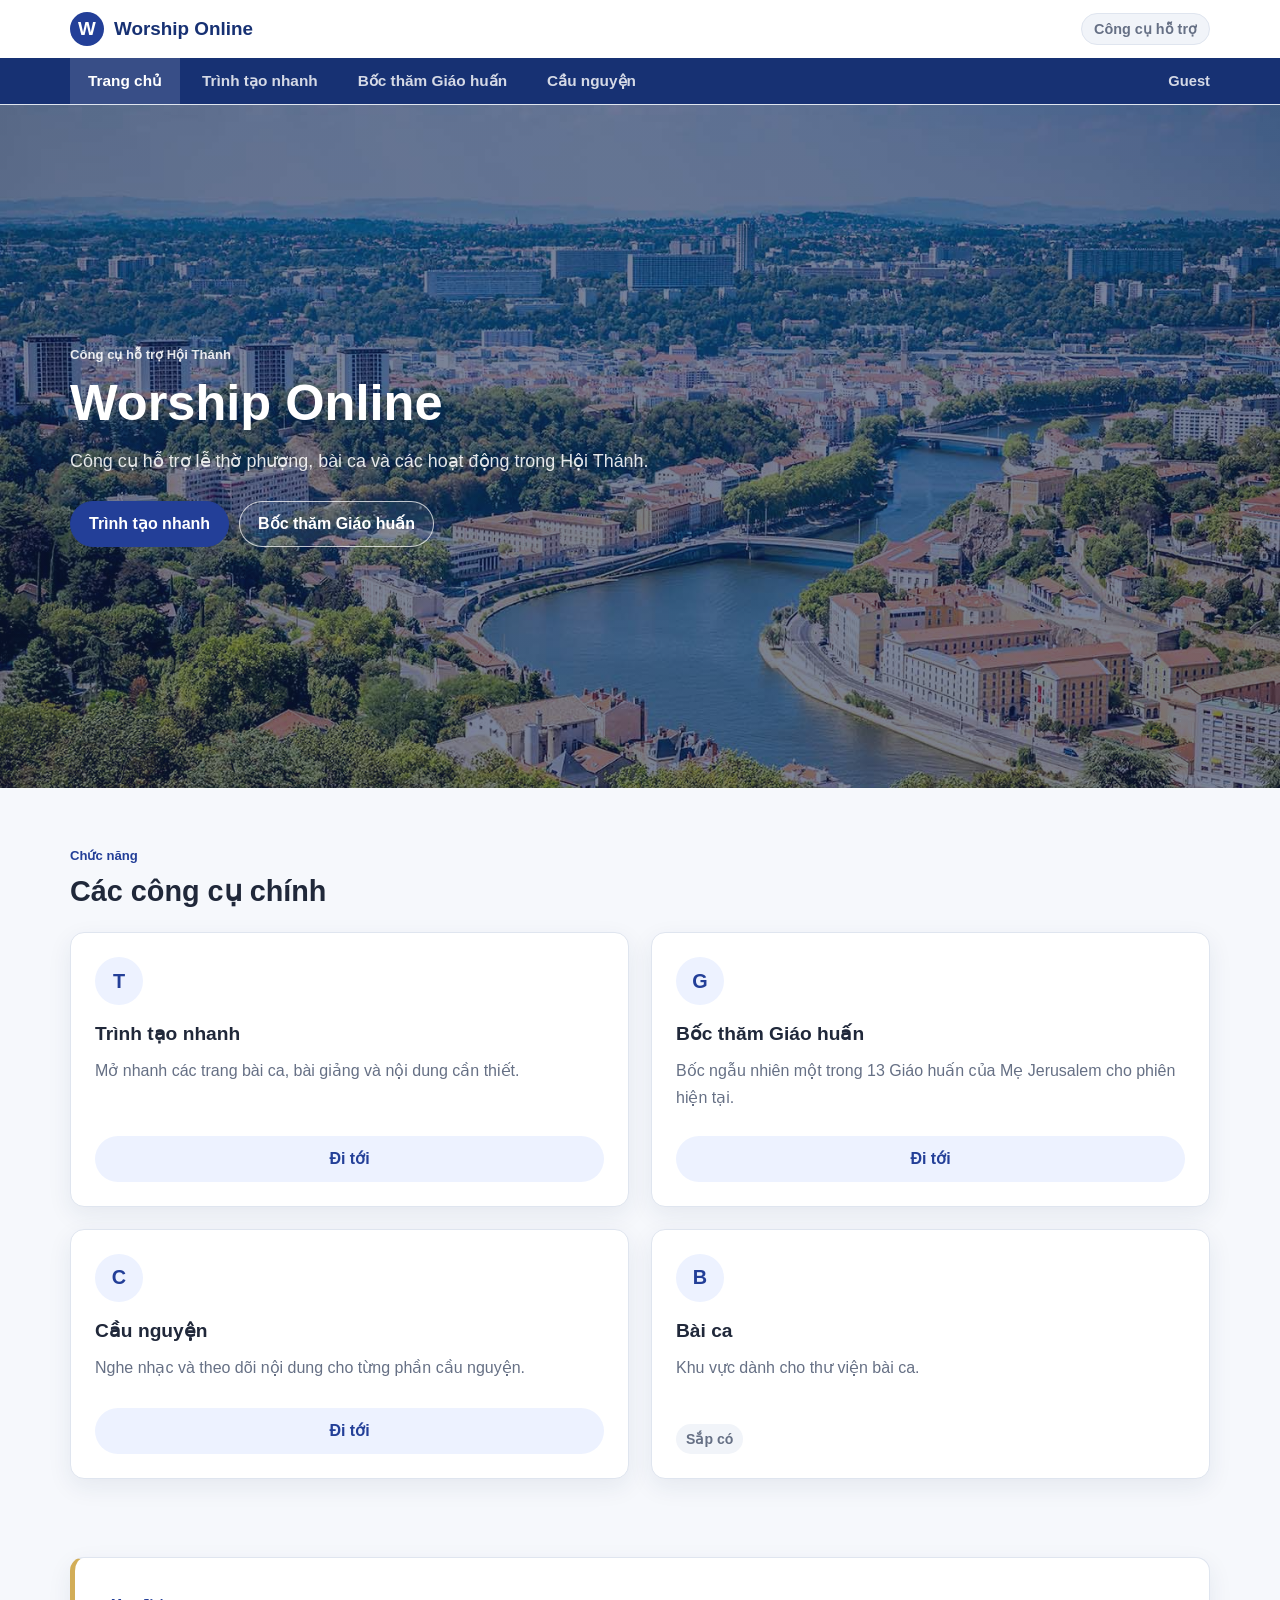
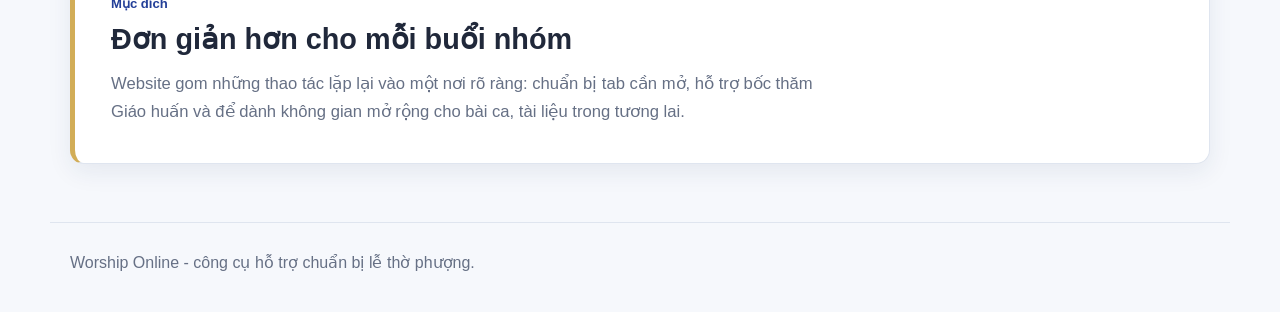
<file: docs/index.html>
<!DOCTYPE html>
<html lang="vi">
<head>
  <meta charset="UTF-8">
  <meta name="viewport" content="width=device-width, initial-scale=1.0">
  <title>Worship Online</title>
  <link rel="icon" type="image/svg+xml" href="./assets/icons/favicon.svg?v=3">
  <link rel="stylesheet" href="./css/global.css">
</head>
<body data-page="index" data-path-base=".">
  <main class="page">
    <section class="panel">
      <p class="eyebrow">Đang điều hướng</p>
      <h1>Worship Online</h1>
      <p class="lead">Vui lòng chờ trong giây lát...</p>
    </section>
  </main>

  <script src="./js/config.js"></script>
  <script src="./js/api.js"></script>
  <script src="./js/auth.js"></script>
  <script src="./js/route-guard.js"></script>
</body>
</html>
</file>
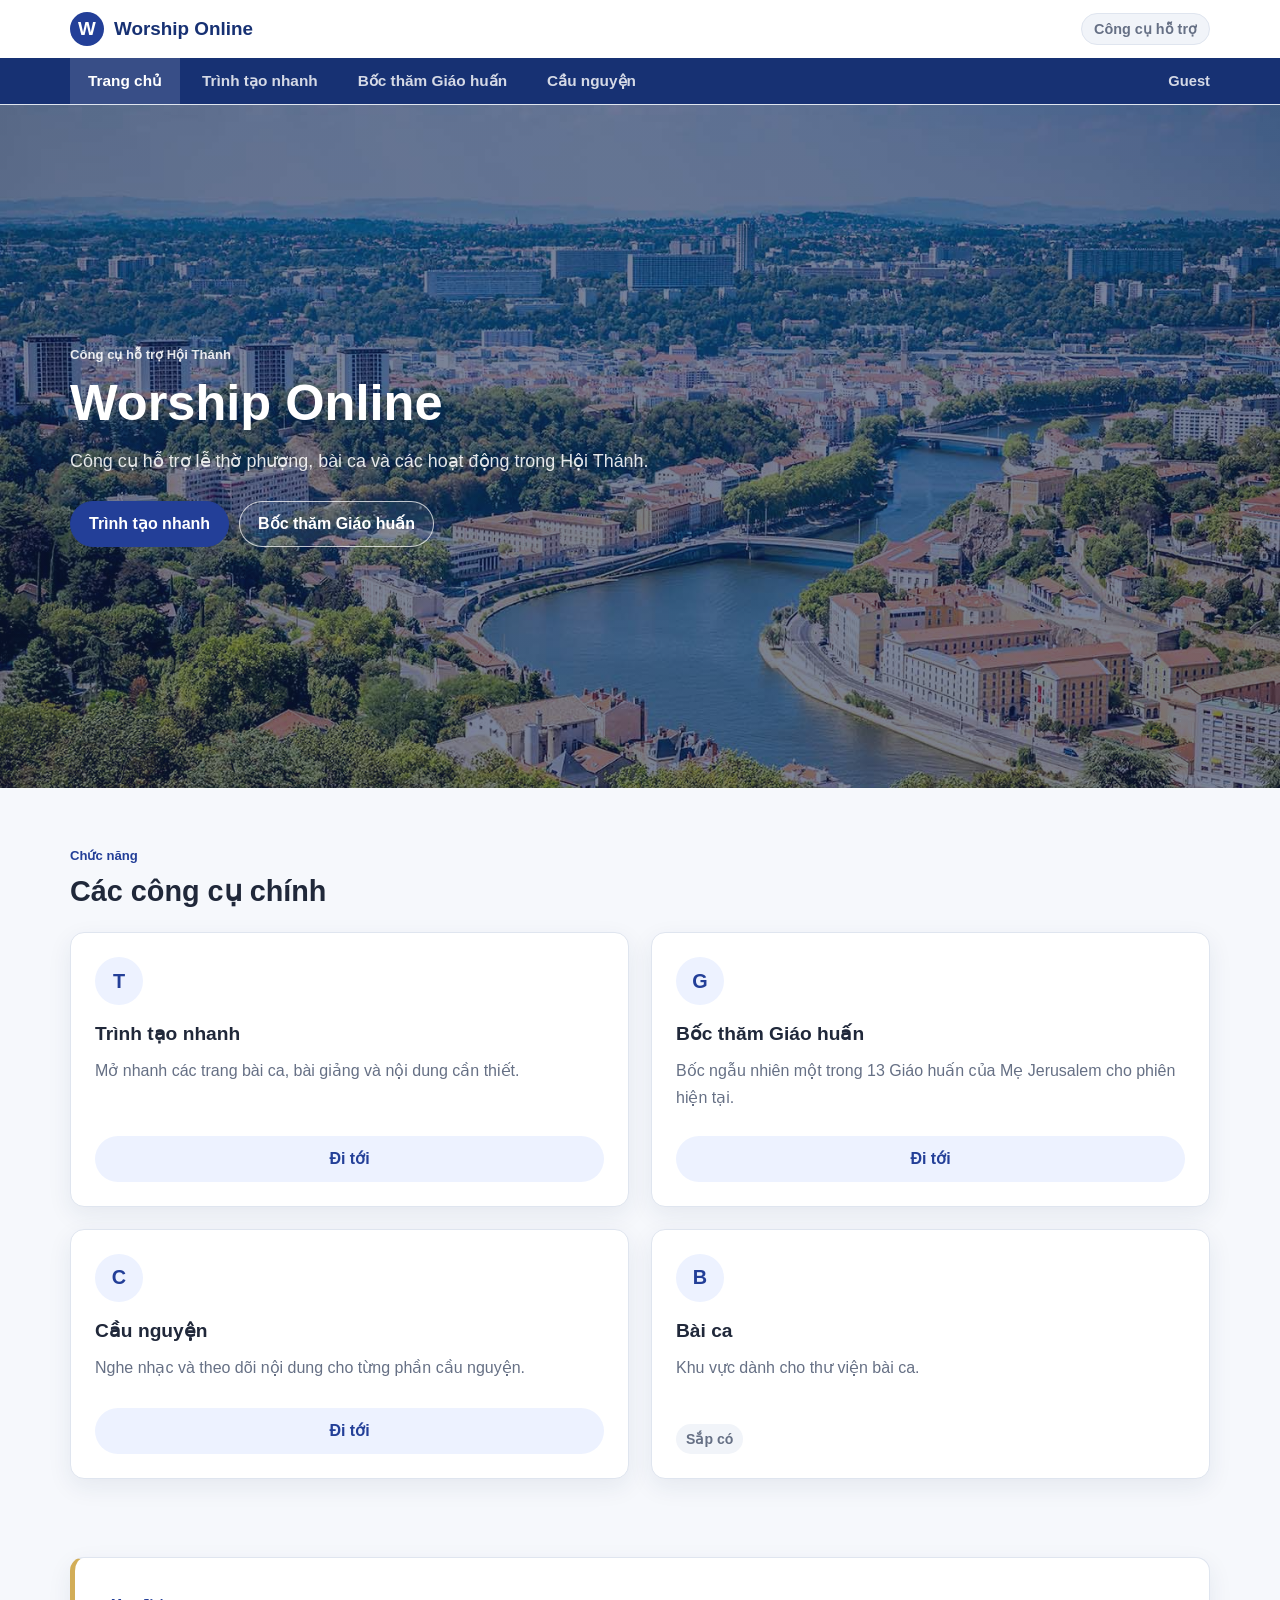
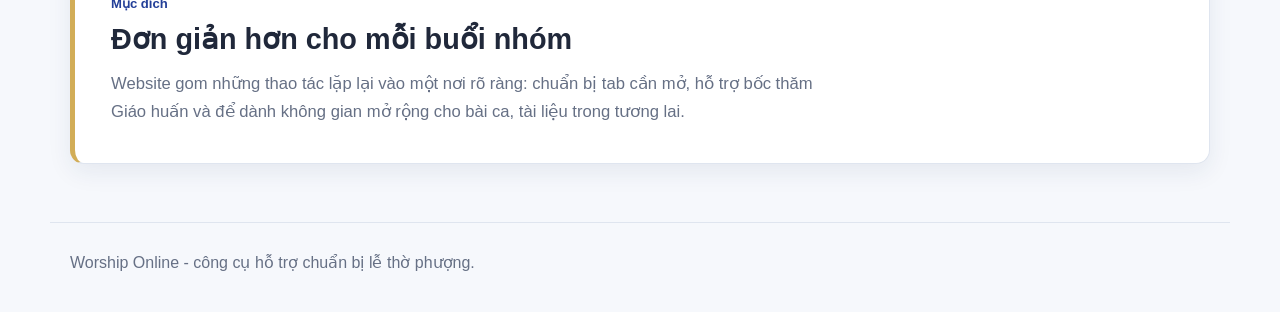
<file: docs/home.html>
<!DOCTYPE html>
<html lang="vi">
<head>
  <meta charset="UTF-8">
  <meta name="viewport" content="width=device-width, initial-scale=1.0">
  <title>Trang chủ - Worship Online</title>
  <link rel="icon" type="image/svg+xml" href="./assets/icons/favicon.svg?v=3">
  <link rel="stylesheet" href="./css/global.css">
  <link rel="stylesheet" href="./css/home.css">
</head>
<body data-page="home" data-path-base=".">
  <header class="site-header">
    <div class="header-top">
      <div class="nav-inner">
        <a class="brand" href="./home.html">
          <span class="brand-mark">W</span>
          <span data-site-name>Worship Online</span>
        </a>
        <span class="header-label">Công cụ hỗ trợ</span>
        <button class="nav-toggle" type="button" aria-label="Mở menu" aria-expanded="false" data-nav-toggle>
          <span class="nav-toggle-lines"></span>
        </button>
      </div>
    </div>
    <nav class="nav-bar" aria-label="Điều hướng chính">
      <div class="nav-inner">
        <div class="nav-links" data-nav-links>
          <a class="nav-link" href="./home.html" data-nav-page="home">Trang chủ</a>
          <a class="nav-link" href="./tab-generator.html" data-nav-page="tab-generator">Trình tạo nhanh</a>
          <a class="nav-link" href="./lucky-wheel.html" data-nav-page="lucky-wheel">Bốc thăm Giáo huấn</a>
          <a class="nav-link" href="./prayer.html" data-nav-page="prayer">Cầu nguyện</a>
        </div>
        <div class="nav-meta">
          <span class="nav-user" data-user-name></span>
          <button class="nav-logout" type="button" data-logout>Đăng xuất</button>
        </div>
      </div>
    </nav>
  </header>

  <main>
    <section class="home-hero" id="homeHero">
      <div class="home-hero-inner">
        <div class="home-copy">
          <p class="eyebrow">Công cụ hỗ trợ Hội Thánh</p>
          <h1 data-site-name>Worship Online</h1>
          <p class="lead">
            Công cụ hỗ trợ lễ thờ phượng, bài ca và các hoạt động trong Hội Thánh.
          </p>
          <p class="home-maintenance" id="homeMaintenanceNotice" hidden>Hệ thống đang ở chế độ bảo trì. Một số chức năng có thể tạm thời không khả dụng.</p>
          <div class="button-row mt-lg">
            <a class="button" href="./tab-generator.html">Trình tạo nhanh</a>
            <a class="button secondary" href="./lucky-wheel.html">Bốc thăm Giáo huấn</a>
          </div>
        </div>
      </div>
    </section>

    <section class="page home-section" aria-label="Các công cụ chính">
      <div class="section-heading">
        <p class="eyebrow">Chức năng</p>
        <h2>Các công cụ chính</h2>
      </div>
      <div class="grid grid-3 feature-grid">
        <a class="card feature-card" href="./tab-generator.html">
          <div>
            <span class="feature-icon">T</span>
            <h3>Trình tạo nhanh</h3>
            <p>Mở nhanh các trang bài ca, bài giảng và nội dung cần thiết.</p>
          </div>
          <span class="button ghost">Đi tới</span>
        </a>

        <a class="card feature-card" href="./lucky-wheel.html">
          <div>
            <span class="feature-icon">G</span>
            <h3>Bốc thăm Giáo huấn</h3>
            <p>Bốc ngẫu nhiên một trong 13 Giáo huấn của Mẹ Jerusalem cho phiên hiện tại.</p>
          </div>
          <span class="button ghost">Đi tới</span>
        </a>

        <a class="card feature-card" href="./prayer.html">
          <div>
            <span class="feature-icon">C</span>
            <h3>Cầu nguyện</h3>
            <p>Nghe nhạc và theo dõi nội dung cho từng phần cầu nguyện.</p>
          </div>
          <span class="button ghost">Đi tới</span>
        </a>

        <article class="card feature-card" aria-disabled="true">
          <div>
            <span class="feature-icon">B</span>
            <h3>Bài ca</h3>
            <p>Khu vực dành cho thư viện bài ca.</p>
          </div>
          <span class="feature-status">Sắp có</span>
        </article>
      </div>
    </section>

    <section class="page home-section">
      <div class="panel purpose-panel">
        <p class="eyebrow">Mục đích</p>
        <h2>Đơn giản hơn cho mỗi buổi nhóm</h2>
        <p class="lead">
          Website gom những thao tác lặp lại vào một nơi rõ ràng: chuẩn bị tab cần mở, hỗ trợ bốc thăm Giáo huấn và để dành không gian mở rộng cho bài ca, tài liệu trong tương lai.
        </p>
      </div>
    </section>
  </main>

  <footer class="site-footer">
    Worship Online - công cụ hỗ trợ chuẩn bị lễ thờ phượng.
  </footer>

  <script src="./js/config.js"></script>
  <script src="./js/api.js"></script>
  <script src="./js/auth.js"></script>
  <script src="./js/route-guard.js"></script>
  <script src="./js/navigation.js"></script>
  <script src="./js/home.js"></script>
</body>
</html>
</file>
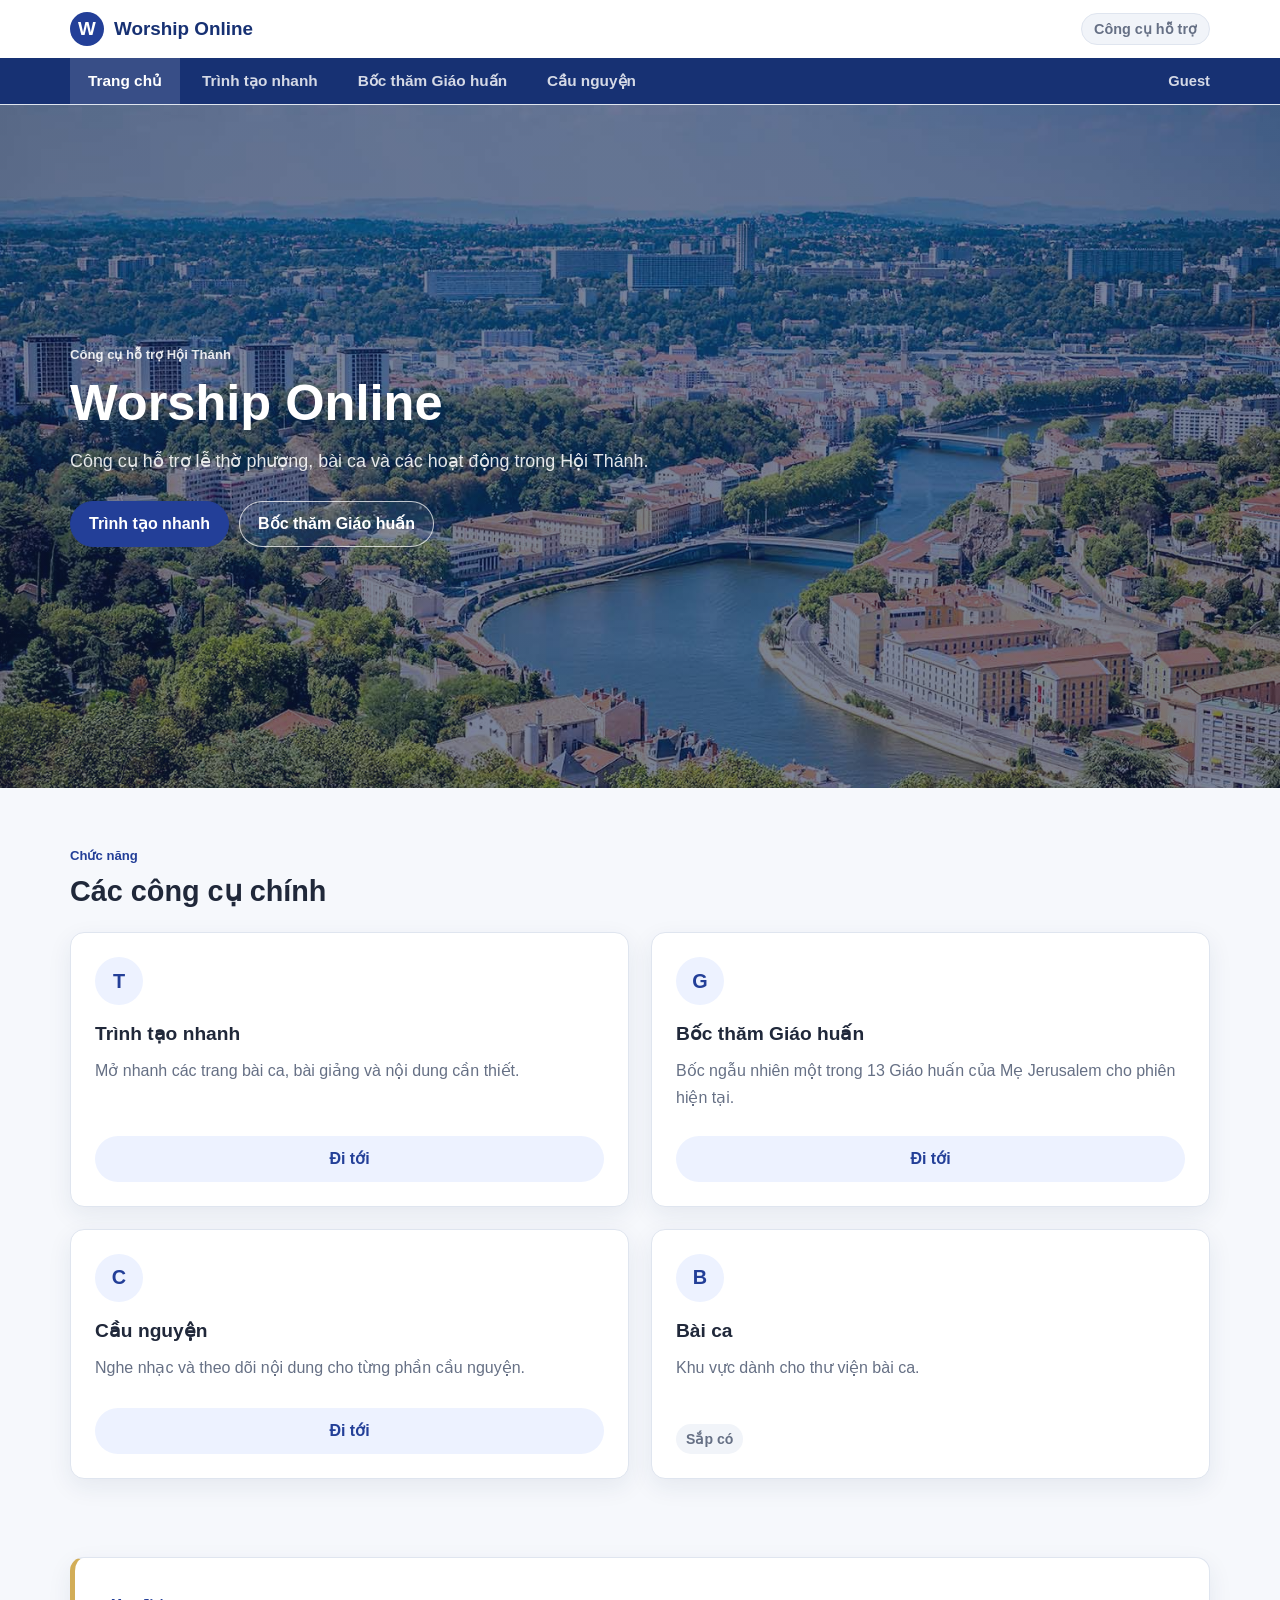
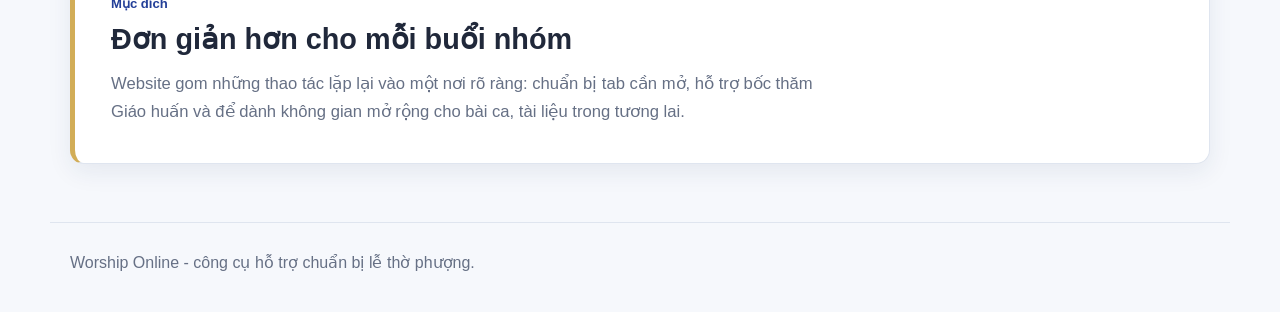
<file: docs/login.html>
<!DOCTYPE html>
<html lang="vi">
<head>
  <meta charset="UTF-8">
  <meta name="viewport" content="width=device-width, initial-scale=1.0">
  <title>Đăng nhập - Worship Online</title>
  <link rel="icon" type="image/svg+xml" href="./assets/icons/favicon.svg?v=3">
  <link rel="stylesheet" href="./css/global.css">
  <link rel="stylesheet" href="./css/login.css">
</head>
<body data-page="login" data-path-base=".">
  <main class="login-page" id="loginPage">
    <section class="login-card">
      <p class="eyebrow">Đăng nhập</p>
      <h1 id="siteName">Worship Online</h1>
      <p class="lead">Sử dụng tài khoản được cấp để truy cập công cụ.</p>
      <div class="maintenance-box" id="maintenanceBox">Hệ thống đang bảo trì. Vui lòng thử lại sau.</div>
      <form class="login-form" id="loginForm">
        <div class="field">
          <label for="userId">ID</label>
          <input id="userId" name="userId" autocomplete="username" required>
        </div>
        <div class="field">
          <label for="password">Mật khẩu</label>
          <div class="password-row">
            <input id="password" name="password" type="password" autocomplete="current-password" required>
            <button class="button secondary" type="button" id="togglePasswordButton">Hiện</button>
          </div>
        </div>
        <label class="remember-row" for="rememberLogin">
          <input id="rememberLogin" name="rememberLogin" type="checkbox">
          <span>Ghi nhớ đăng nhập</span>
        </label>
        <div class="login-error" id="loginError"></div>
        <button class="button" type="submit" id="loginButton">Đăng nhập</button>
      </form>
    </section>
  </main>

  <script src="./js/config.js"></script>
  <script src="./js/api.js"></script>
  <script src="./js/auth.js"></script>
  <script src="./js/login.js"></script>
</body>
</html>
</file>
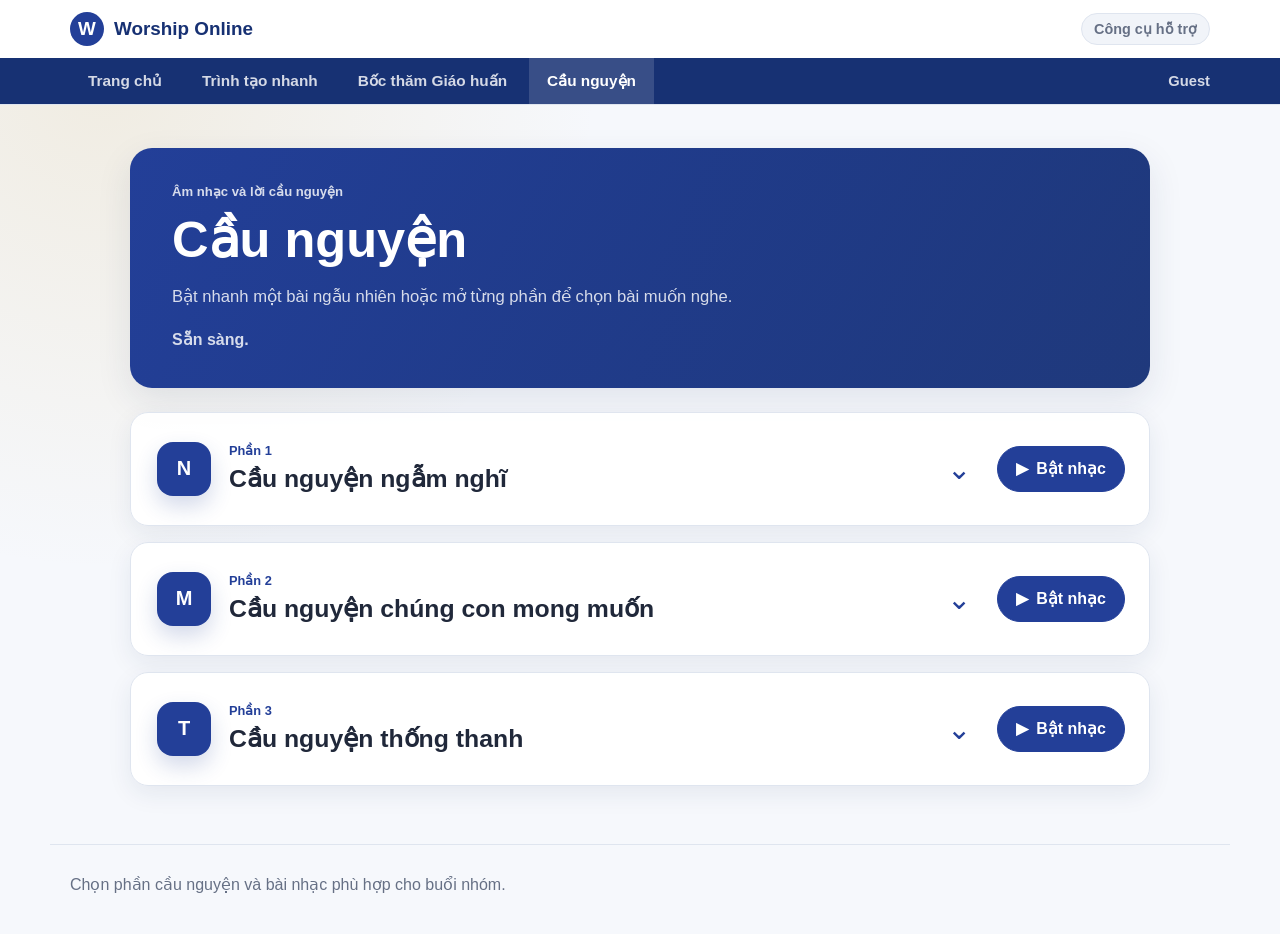
<file: docs/prayer.html>
<!DOCTYPE html>
<html lang="vi">
<head>
  <meta charset="UTF-8">
  <meta name="viewport" content="width=device-width, initial-scale=1.0">
  <title>Cầu nguyện - Worship Online</title>
  <link rel="icon" type="image/svg+xml" href="./assets/icons/favicon.svg?v=3">
  <link rel="stylesheet" href="./css/global.css">
  <link rel="stylesheet" href="./css/prayer.css?v=20260914-2">
</head>
<body data-page="prayer" data-path-base="." class="prayer-page">
  <header class="site-header">
    <div class="header-top">
      <div class="nav-inner">
        <a class="brand" href="./home.html">
          <span class="brand-mark">W</span>
          <span>Worship Online</span>
        </a>
        <span class="header-label">Công cụ hỗ trợ</span>
        <button class="nav-toggle" type="button" aria-label="Mở menu" aria-expanded="false" data-nav-toggle>
          <span class="nav-toggle-lines"></span>
        </button>
      </div>
    </div>
    <nav class="nav-bar" aria-label="Điều hướng chính">
      <div class="nav-inner">
        <div class="nav-links" data-nav-links>
          <a class="nav-link" href="./home.html" data-nav-page="home">Trang chủ</a>
          <a class="nav-link" href="./tab-generator.html" data-nav-page="tab-generator">Trình tạo nhanh</a>
          <a class="nav-link" href="./lucky-wheel.html" data-nav-page="lucky-wheel">Bốc thăm Giáo huấn</a>
          <a class="nav-link" href="./prayer.html" data-nav-page="prayer">Cầu nguyện</a>
        </div>
        <div class="nav-meta">
          <span class="nav-user" data-user-name></span>
          <button class="nav-logout" type="button" data-logout>Đăng xuất</button>
        </div>
      </div>
    </nav>
  </header>

  <main class="page prayer-main">
    <section class="page-banner prayer-banner">
      <p class="eyebrow">Âm nhạc và lời cầu nguyện</p>
      <h1>Cầu nguyện</h1>
      <p class="lead">Bật nhanh một bài ngẫu nhiên hoặc mở từng phần để chọn bài muốn nghe.</p>
      <p class="prayer-status" id="prayerStatus" aria-live="polite">Sẵn sàng.</p>
    </section>

    <section class="prayer-list" aria-label="Các phần cầu nguyện">
      <article class="prayer-card" data-prayer-card="reflection">
        <div class="prayer-card-row">
          <button class="prayer-toggle" type="button" aria-expanded="false" aria-controls="reflectionDetails" data-prayer-toggle="reflection">
            <span class="prayer-mark" aria-hidden="true">N</span>
            <span class="prayer-heading">
              <span class="prayer-kicker">Phần 1</span>
              <strong>Cầu nguyện ngẫm nghĩ</strong>
            </span>
            <span class="prayer-chevron" aria-hidden="true">⌄</span>
          </button>
          <button class="button prayer-random-button" type="button" data-random-play="reflection">
            <span aria-hidden="true">▶</span>
            Bật nhạc
          </button>
        </div>
        <div class="prayer-details" id="reflectionDetails" hidden>
          <div class="prayer-details-heading">
            <h2>Danh sách bài nhạc</h2>
            <p>Chọn trực tiếp bài bạn muốn nghe.</p>
          </div>
          <div class="prayer-track-list" data-track-list="reflection"></div>
        </div>
      </article>

      <article class="prayer-card" data-prayer-card="our-wishes">
        <div class="prayer-card-row">
          <button class="prayer-toggle" type="button" aria-expanded="false" aria-controls="ourWishesDetails" data-prayer-toggle="our-wishes">
            <span class="prayer-mark" aria-hidden="true">M</span>
            <span class="prayer-heading">
              <span class="prayer-kicker">Phần 2</span>
              <strong>Cầu nguyện chúng con mong muốn</strong>
            </span>
            <span class="prayer-chevron" aria-hidden="true">⌄</span>
          </button>
          <button class="button prayer-random-button" type="button" data-random-play="our-wishes">
            <span aria-hidden="true">▶</span>
            Bật nhạc
          </button>
        </div>
        <div class="prayer-details" id="ourWishesDetails" hidden>
          <div class="prayer-details-heading">
            <h2>Nhạc và lời cầu nguyện</h2>
            <p>Bạn có thể vừa nghe vừa theo dõi lời bên dưới.</p>
          </div>
          <div class="prayer-track-list" data-track-list="our-wishes"></div>

          <article class="prayer-reading" aria-labelledby="ourWishesReadingTitle">
            <header class="prayer-reading-header">
              <div class="prayer-reading-heading">
                <p>U ri ê đan ha nun ki đô</p>
                <h2 id="ourWishesReadingTitle">Cầu nguyện chúng con mong muốn</h2>
              </div>
              <button class="prayer-reading-expand" type="button" id="openPrayerReadingModal" aria-label="Phóng to lời cầu nguyện">
                <span aria-hidden="true">⛶</span>
                <span>Phóng to</span>
              </button>
            </header>
            <div class="prayer-verses">
              <p><strong>Ha-nu-rê kê-sin/A-bo-chi/An Xang Hông Nhìm</strong><span>Lạy thưa Cha Đấng An Xang Hông ngự trên trời!</span></p>
              <p><strong>A-bo-chi-kê-so/Kang-nhim-ha-sil na-run/<br>Im-bắc-ha-yot-sa-ô-na</strong><span>Dù ngày Cha giáng lâm thật sắp kíp,</span></p>
              <p><strong>U-ri-dư-run A-mu chun-bi-dô/Op-xa-ô-nhi</strong><span>nhưng chúng con vẫn chưa có sự chuẩn bị gì cả.</span></p>
              <p><strong>A-bo-chi-yô U-ri-rưl/Bul-xang-hi/Yo-ki-si-kô</strong><span>Vậy, thưa Cha! Xin hãy thương xót chúng con,</span></p>
              <p><strong>A-bo-chi-ê Xơng-nhông-u-rô mal-mi-a-ma<br>U-ri-rưl Ko-dưp-na-kê ha-sa</strong><span>và hầu cho chúng con được sanh lại mới<br>bởi Thánh Linh của Cha,</span></p>
              <p><strong>A-bo-chi Kang-nhim-ha-sil Na-rê Bu-chôc-ha-mi op-xi</strong><span>để hầu cho chúng con đón tiếp được Cha không thiếu thốn gì</span></p>
              <p><strong>Yơng-chop-ha-kê ha-yo'chu-ôp-sô-so.</strong><span>trong ngày Cha giáng lâm.</span></p>
              <p><strong>Kư ri su đô An Xang Hông Nhìm I-rư-mư-rô</strong><span>Nhân danh Đấng Christ An Xang Hông</span></p>
              <p><strong>Kan-ku-ha-ôp-na-i-da. Amen!</strong><span>chúng con cầu khẩn. Amen!</span></p>
            </div>
          </article>
        </div>
      </article>

      <article class="prayer-card" data-prayer-card="united">
        <div class="prayer-card-row">
          <button class="prayer-toggle" type="button" aria-expanded="false" aria-controls="unitedDetails" data-prayer-toggle="united">
            <span class="prayer-mark" aria-hidden="true">T</span>
            <span class="prayer-heading">
              <span class="prayer-kicker">Phần 3</span>
              <strong>Cầu nguyện thống thanh</strong>
            </span>
            <span class="prayer-chevron" aria-hidden="true">⌄</span>
          </button>
          <button class="button prayer-random-button" type="button" data-random-play="united">
            <span aria-hidden="true">▶</span>
            Bật nhạc
          </button>
        </div>
        <div class="prayer-details" id="unitedDetails" hidden>
          <div class="prayer-details-heading">
            <h2>Danh sách bài nhạc</h2>
            <p>Chọn trực tiếp bài bạn muốn nghe.</p>
          </div>
          <div class="prayer-track-list" data-track-list="united"></div>
        </div>
      </article>
    </section>
  </main>

  <div class="prayer-reading-modal-overlay" id="prayerReadingModalOverlay" hidden>
    <section class="prayer-reading-modal" id="prayerReadingModal" role="dialog" aria-modal="true" aria-labelledby="prayerReadingModalTitle" tabindex="-1">
      <header class="prayer-modal-toolbar">
        <div>
          <p>U ri ê đan ha nun ki đô</p>
          <h2 id="prayerReadingModalTitle">Cầu nguyện chúng con mong muốn</h2>
        </div>
        <div class="prayer-modal-actions">
          <button class="prayer-layout-toggle" type="button" id="prayerLayoutToggle" aria-pressed="false">
            <span aria-hidden="true">▥</span>
            <span data-layout-label>Chia 2 cột</span>
          </button>
          <button class="prayer-modal-close" type="button" id="closePrayerReadingModal" aria-label="Đóng phần phóng to">×</button>
        </div>
      </header>
      <div class="prayer-modal-document">
        <div class="prayer-modal-verses" id="prayerModalVerses"></div>
      </div>
    </section>
  </div>

  <section class="audio-dock" id="audioDock" aria-label="Trình phát nhạc" hidden>
    <div class="audio-dock-copy">
      <span class="audio-dock-label" id="audioSectionText">Đang phát</span>
      <strong id="audioTitleText">Chưa chọn bài</strong>
    </div>
    <audio id="prayerAudio" controls preload="metadata"></audio>
    <button class="audio-dock-close" type="button" id="audioDockClose" aria-label="Đóng trình phát">×</button>
  </section>

  <footer class="site-footer">
    Chọn phần cầu nguyện và bài nhạc phù hợp cho buổi nhóm.
  </footer>

  <script src="./js/config.js"></script>
  <script src="./js/api.js"></script>
  <script src="./js/auth.js"></script>
  <script src="./js/route-guard.js"></script>
  <script src="./js/navigation.js"></script>
  <script src="./js/prayer-data.js?v=20260915-1"></script>
  <script src="./js/prayer.js?v=20260915-1"></script>
</body>
</html>
</file>
<file: docs/css/global.css>
:root {
  --color-primary: #233f98;
  --color-primary-dark: #173173;
  --color-primary-soft: #edf2ff;
  --color-background: #f6f8fc;
  --color-surface: #ffffff;
  --color-surface-muted: #f1f4f9;
  --color-text: #20283a;
  --color-text-muted: #667085;
  --color-border: #dfe5ef;
  --color-accent: #d2ad57;
  --color-white: #ffffff;
  --color-danger: #c83d3d;
  --color-success: #2d7a4b;
  --radius-sm: 8px;
  --radius-md: 14px;
  --radius-lg: 22px;
  --shadow-soft: 0 12px 35px rgba(31, 49, 91, 0.1);
  --shadow-card: 0 8px 24px rgba(31, 49, 91, 0.08);
  --container-width: 1180px;
}

* {
  box-sizing: border-box;
}

html {
  scroll-behavior: smooth;
}

body {
  margin: 0;
  min-width: 0;
  min-height: 100vh;
  overflow-x: hidden;
  color: var(--color-text);
  font-family: Inter, "Noto Sans", "Segoe UI", Arial, sans-serif;
  background: var(--color-background);
}

a {
  color: inherit;
}

button,
input,
select,
textarea {
  font: inherit;
}

button {
  border: 0;
}

.container,
.nav-inner,
.page,
.site-footer {
  width: min(100%, var(--container-width));
  margin-inline: auto;
  padding-inline: 20px;
}

.site-header {
  position: sticky;
  top: 0;
  z-index: 30;
  background: var(--color-white);
  box-shadow: 0 1px 0 var(--color-border);
}

.header-top {
  background: var(--color-white);
}

.header-top .nav-inner {
  display: flex;
  align-items: center;
  justify-content: space-between;
  min-height: 58px;
  gap: 18px;
}

.brand {
  display: inline-flex;
  align-items: center;
  gap: 10px;
  color: var(--color-primary-dark);
  text-decoration: none;
  font-size: 1.18rem;
  font-weight: 800;
}

.brand-mark {
  display: inline-grid;
  place-items: center;
  width: 34px;
  height: 34px;
  border-radius: 50%;
  background: var(--color-primary);
  color: var(--color-white);
  font-weight: 900;
}

.header-label {
  display: inline-flex;
  align-items: center;
  min-height: 32px;
  padding: 6px 12px;
  border: 1px solid var(--color-border);
  border-radius: 999px;
  background: var(--color-surface-muted);
  color: var(--color-text-muted);
  font-size: 0.9rem;
  font-weight: 700;
}

.nav-toggle {
  display: none;
  width: 42px;
  height: 42px;
  border-radius: 50%;
  border: 1px solid var(--color-border);
  background: var(--color-white);
  color: var(--color-primary-dark);
  cursor: pointer;
}

.nav-toggle-lines,
.nav-toggle-lines::before,
.nav-toggle-lines::after {
  display: block;
  width: 19px;
  height: 2px;
  margin: 0 auto;
  border-radius: 999px;
  background: currentColor;
  content: "";
}

.nav-toggle-lines::before {
  transform: translateY(-6px);
}

.nav-toggle-lines::after {
  transform: translateY(4px);
}

.nav-bar {
  background: var(--color-primary-dark);
}

.nav-bar .nav-inner {
  display: flex;
  align-items: center;
  min-height: 46px;
}

.nav-links {
  display: flex;
  align-items: center;
  gap: 4px;
}

.nav-meta {
  margin-left: auto;
  display: flex;
  align-items: center;
  gap: 10px;
  color: rgba(255, 255, 255, 0.82);
  font-size: 0.92rem;
}

.nav-user {
  font-weight: 800;
}

.nav-logout {
  min-height: 34px;
  padding: 7px 12px;
  border-radius: 999px;
  border: 1px solid rgba(255, 255, 255, 0.35);
  background: rgba(255, 255, 255, 0.08);
  color: var(--color-white);
  cursor: pointer;
}

.nav-link {
  display: inline-flex;
  align-items: center;
  min-height: 46px;
  padding: 0 18px;
  color: rgba(255, 255, 255, 0.82);
  text-decoration: none;
  font-size: 0.96rem;
  font-weight: 700;
  transition: background-color 160ms ease, color 160ms ease;
}

.nav-link:hover,
.nav-link.is-active {
  background: rgba(255, 255, 255, 0.14);
  color: var(--color-white);
}

.page {
  padding-block: 44px 58px;
}

.page-header,
.page-banner {
  margin-bottom: 28px;
}

.page-banner {
  padding: 42px;
  border-radius: var(--radius-lg);
  background:
    linear-gradient(120deg, rgba(35, 63, 152, 0.95), rgba(23, 49, 115, 0.88)),
    linear-gradient(135deg, #1f3f98, #5a73bb);
  color: var(--color-white);
  box-shadow: var(--shadow-soft);
}

.page-banner .eyebrow,
.page-banner .lead {
  color: rgba(255, 255, 255, 0.82);
}

.eyebrow {
  display: inline-flex;
  margin: 0 0 12px;
  color: var(--color-primary);
  font-size: 0.82rem;
  font-weight: 800;
  letter-spacing: 0;
}

h1,
h2,
h3 {
  margin: 0;
  line-height: 1.15;
  font-weight: 800;
}

h1 {
  max-width: 760px;
  font-size: clamp(2.2rem, 2.7vw + 1rem, 4rem);
}

h2 {
  font-size: clamp(1.45rem, 1vw + 1rem, 2rem);
}

h3 {
  font-size: 1.2rem;
}

.lead {
  max-width: 720px;
  margin: 14px 0 0;
  color: var(--color-text-muted);
  font-size: 1.04rem;
  line-height: 1.72;
}

.stack {
  display: grid;
  gap: 18px;
}

.grid {
  display: grid;
  gap: 22px;
}

.grid-3 {
  grid-template-columns: repeat(3, minmax(0, 1fr));
}

.panel,
.card {
  border: 1px solid var(--color-border);
  border-radius: var(--radius-md);
  background: var(--color-surface);
  box-shadow: var(--shadow-card);
}

.panel {
  padding: 24px;
}

.card {
  padding: 24px;
  transition: transform 180ms ease, box-shadow 180ms ease, border-color 180ms ease;
}

.card:hover {
  transform: translateY(-3px);
  border-color: rgba(35, 63, 152, 0.28);
  box-shadow: var(--shadow-soft);
}

.button,
button.button {
  display: inline-flex;
  align-items: center;
  justify-content: center;
  min-height: 46px;
  gap: 8px;
  padding: 12px 18px;
  border-radius: 999px;
  border: 1px solid var(--color-primary);
  background: var(--color-primary);
  color: var(--color-white);
  text-decoration: none;
  font-weight: 800;
  cursor: pointer;
  transition: transform 160ms ease, box-shadow 160ms ease, background-color 160ms ease, border-color 160ms ease;
}

.button:hover,
button.button:hover {
  transform: translateY(-1px);
  box-shadow: 0 10px 24px rgba(35, 63, 152, 0.18);
}

.button.secondary {
  background: var(--color-white);
  color: var(--color-primary);
  border-color: rgba(35, 63, 152, 0.38);
}

.button.ghost {
  background: var(--color-primary-soft);
  color: var(--color-primary);
  border-color: transparent;
}

.button:disabled {
  cursor: not-allowed;
  opacity: 0.55;
  transform: none;
  box-shadow: none;
}

.status {
  min-height: 24px;
  margin: 14px 0 0;
  color: var(--color-success);
  font-weight: 800;
  line-height: 1.55;
}

.status.is-error {
  color: var(--color-danger);
}

.muted {
  color: var(--color-text-muted);
}

.field {
  display: grid;
  gap: 8px;
}

.field label {
  color: var(--color-text);
  font-weight: 800;
}

input,
select,
textarea {
  width: 100%;
  border: 1px solid var(--color-border);
  border-radius: var(--radius-sm);
  background: var(--color-white);
  color: var(--color-text);
  box-shadow: 0 1px 0 rgba(31, 49, 91, 0.03);
}

input {
  min-height: 46px;
  padding: 10px 13px;
}

input[type="checkbox"] {
  width: auto;
  min-height: 0;
  accent-color: var(--color-primary);
}

select {
  min-height: 46px;
  padding: 10px 13px;
}

textarea {
  min-height: 210px;
  padding: 14px;
  resize: vertical;
  line-height: 1.6;
}

input:focus,
select:focus,
textarea:focus {
  outline: 3px solid rgba(35, 63, 152, 0.14);
  border-color: rgba(35, 63, 152, 0.58);
}

.button-row {
  display: flex;
  flex-wrap: wrap;
  gap: 10px;
}

.mt-md {
  margin-top: 18px;
}

.mt-lg {
  margin-top: 24px;
}

.site-footer {
  padding-block: 30px 40px;
  color: var(--color-text-muted);
  border-top: 1px solid var(--color-border);
}

@media (prefers-reduced-motion: reduce) {
  *,
  *::before,
  *::after {
    scroll-behavior: auto !important;
    transition-duration: 0.01ms !important;
    animation-duration: 0.01ms !important;
    animation-iteration-count: 1 !important;
  }
}

@media (max-width: 992px) {
  .grid-3 {
    grid-template-columns: 1fr;
  }

  .page-banner {
    padding: 34px;
  }
}

@media (max-width: 768px) {
  .header-top .nav-inner {
    min-height: 56px;
  }

  .header-label {
    display: none;
  }

  .nav-toggle {
    display: inline-grid;
    place-items: center;
  }

  .nav-bar .nav-inner {
    min-height: auto;
    padding: 0;
  }

  .nav-links {
    display: none;
    width: 100%;
    flex-direction: column;
    align-items: stretch;
    gap: 0;
    background: var(--color-primary-dark);
  }

  .nav-links.is-open {
    display: flex;
  }

  .nav-link {
    width: 100%;
    min-height: 48px;
    padding-inline: 20px;
    border-top: 1px solid rgba(255, 255, 255, 0.12);
  }

  .nav-meta {
    display: none;
  }

  .page {
    padding-block: 32px 46px;
  }

  .page-banner {
    padding: 28px;
  }
}

@media (max-width: 576px) {
  .container,
  .nav-inner,
  .page,
  .site-footer {
    padding-inline: 16px;
  }

  .page {
    padding-top: 24px;
  }

  .panel,
  .card {
    padding: 18px;
  }

  .button,
  button.button {
    width: 100%;
  }

  .button-row {
    flex-direction: column;
  }
}
</file>
<file: docs/css/home.css>
.home-hero {
  min-height: 76vh;
  display: flex;
  align-items: center;
  color: var(--color-white);
  background:
    linear-gradient(rgba(12, 28, 70, 0.54), rgba(12, 28, 70, 0.54)),
    url("../assets/images/home-hero.jpg"),
    linear-gradient(135deg, #1c347d, #4967b7);
  background-size: cover;
  background-position: center;
}

.home-hero-inner {
  width: min(100%, var(--container-width));
  margin-inline: auto;
  padding: 76px 20px;
}

.home-copy {
  max-width: 650px;
  animation: fadeUp 520ms ease both;
}

.home-copy .eyebrow,
.home-copy .lead {
  color: rgba(255, 255, 255, 0.88);
}

.home-copy h1 {
  color: var(--color-white);
}

.home-copy .lead {
  font-size: 1.12rem;
}

.home-copy .button.secondary {
  border-color: rgba(255, 255, 255, 0.72);
  background: rgba(255, 255, 255, 0.08);
  color: var(--color-white);
}

.home-maintenance {
  width: fit-content;
  margin: 18px 0 0;
  padding: 12px 14px;
  border-radius: var(--radius-md);
  background: rgba(255, 255, 255, 0.14);
  color: var(--color-white);
  line-height: 1.55;
}

.home-section {
  padding-block: 58px;
}

.home-section + .home-section {
  padding-top: 20px;
}

.section-heading {
  max-width: 720px;
  margin-bottom: 24px;
}

.feature-card {
  display: grid;
  min-height: 250px;
  align-content: space-between;
  gap: 24px;
  color: inherit;
  text-decoration: none;
}

.feature-grid {
  grid-template-columns: repeat(2, minmax(0, 1fr));
}

.feature-icon {
  display: inline-grid;
  place-items: center;
  width: 48px;
  height: 48px;
  margin-bottom: 18px;
  border-radius: 50%;
  background: var(--color-primary-soft);
  color: var(--color-primary);
  font-size: 1.24rem;
  font-weight: 900;
}

.feature-card p {
  margin: 12px 0 0;
  color: var(--color-text-muted);
  line-height: 1.7;
}

.feature-status {
  display: inline-flex;
  width: fit-content;
  padding: 7px 10px;
  border-radius: 999px;
  background: var(--color-surface-muted);
  color: var(--color-text-muted);
  font-size: 0.88rem;
  font-weight: 800;
}

.purpose-panel {
  padding: 36px;
  border-left: 5px solid var(--color-accent);
}

@keyframes fadeUp {
  from {
    opacity: 0;
    transform: translateY(18px);
  }

  to {
    opacity: 1;
    transform: translateY(0);
  }
}

@media (max-width: 768px) {
  .feature-grid {
    grid-template-columns: 1fr;
  }

  .home-hero {
    min-height: 66vh;
  }

  .home-hero-inner {
    padding-block: 58px;
  }
}

@media (max-width: 576px) {
  .home-hero {
    min-height: 64vh;
  }

  .home-hero-inner {
    padding-inline: 16px;
  }

  .home-copy .lead {
    font-size: 1rem;
  }

  .home-section {
    padding-block: 42px;
  }
}
</file>
<file: docs/css/login.css>
.login-page {
  min-height: 100vh;
  display: grid;
  place-items: center;
  padding: 28px 16px;
  background:
    linear-gradient(rgba(12, 28, 70, 0.54), rgba(12, 28, 70, 0.54)),
    url("../assets/images/login-background.jpg"),
    linear-gradient(135deg, #1c347d, #4967b7);
  background-size: cover;
  background-position: center;
}

.login-card {
  width: min(100%, 460px);
  padding: 34px;
  border-radius: var(--radius-lg);
  background: var(--color-white);
  box-shadow: 0 24px 70px rgba(12, 28, 70, 0.22);
}

.login-card h1 {
  font-size: 2.2rem;
}

.login-form {
  display: grid;
  gap: 16px;
  margin-top: 28px;
}

.password-row {
  display: grid;
  grid-template-columns: 1fr auto;
  gap: 8px;
}

.password-row input {
  min-width: 0;
}

.remember-row {
  display: inline-flex;
  align-items: center;
  gap: 10px;
  color: var(--color-text-muted);
  font-weight: 800;
  cursor: pointer;
}

.remember-row input {
  width: auto;
}

.login-error,
.maintenance-box {
  display: none;
  padding: 12px 14px;
  border-radius: var(--radius-sm);
  line-height: 1.55;
}

.login-error.visible,
.maintenance-box.visible {
  display: block;
}

.login-error {
  background: #fff1f1;
  color: var(--color-danger);
}

.maintenance-box {
  margin-top: 18px;
  background: var(--color-primary-soft);
  color: var(--color-primary-dark);
}

@media (max-width: 576px) {
  .login-card {
    padding: 24px;
  }

  .password-row {
    grid-template-columns: 1fr;
  }
}
</file>
<file: docs/css/prayer.css>
.prayer-page {
  background:
    radial-gradient(circle at 8% 8%, rgba(210, 173, 87, 0.16), transparent 34%),
    var(--color-background);
}

.prayer-main {
  max-width: 1060px;
}

.prayer-banner {
  margin-bottom: 24px;
  padding-block: 34px;
}

.prayer-status {
  min-height: 24px;
  margin: 18px 0 0;
  color: rgba(255, 255, 255, 0.82);
  font-weight: 700;
}

.prayer-status.is-error {
  color: #ffe0e0;
}

.prayer-list {
  display: grid;
  gap: 16px;
}

.prayer-card {
  overflow: hidden;
  border: 1px solid var(--color-border);
  border-radius: 18px;
  background: rgba(255, 255, 255, 0.96);
  box-shadow: var(--shadow-card);
  transition: border-color 180ms ease, box-shadow 180ms ease;
}

.prayer-card.is-open {
  border-color: rgba(35, 63, 152, 0.35);
  box-shadow: var(--shadow-soft);
}

.prayer-card-row {
  display: grid;
  grid-template-columns: minmax(0, 1fr) auto;
  align-items: stretch;
  min-height: 112px;
}

.prayer-toggle {
  display: grid;
  grid-template-columns: auto minmax(0, 1fr) auto;
  align-items: center;
  gap: 18px;
  padding: 22px 26px;
  background: transparent;
  color: var(--color-text);
  text-align: left;
  cursor: pointer;
}

.prayer-toggle:hover {
  background: var(--color-primary-soft);
}

.prayer-toggle:focus-visible,
.prayer-random-button:focus-visible,
.track-play-button:focus-visible,
.audio-dock-close:focus-visible {
  outline: 3px solid rgba(35, 63, 152, 0.22);
  outline-offset: -3px;
}

.prayer-mark {
  display: inline-grid;
  place-items: center;
  width: 54px;
  height: 54px;
  border-radius: 16px;
  background: var(--color-primary);
  color: var(--color-white);
  font-size: 1.25rem;
  font-weight: 900;
  box-shadow: 0 10px 22px rgba(35, 63, 152, 0.2);
}

.prayer-heading {
  display: grid;
  gap: 5px;
}

.prayer-heading strong {
  font-size: clamp(1.15rem, 1vw + 0.9rem, 1.55rem);
  line-height: 1.3;
}

.prayer-kicker {
  color: var(--color-primary);
  font-size: 0.8rem;
  font-weight: 800;
}

.prayer-chevron {
  color: var(--color-primary);
  font-size: 1.8rem;
  transition: transform 180ms ease;
}

.prayer-toggle[aria-expanded="true"] .prayer-chevron {
  transform: rotate(180deg);
}

.prayer-random-button {
  align-self: center;
  margin-right: 24px;
  white-space: nowrap;
}

.prayer-details {
  padding: 26px;
  border-top: 1px solid var(--color-border);
  background: #fbfcff;
}

.prayer-details-heading {
  margin-bottom: 16px;
}

.prayer-details-heading h2 {
  font-size: 1.18rem;
}

.prayer-details-heading p {
  margin: 7px 0 0;
  color: var(--color-text-muted);
}

.prayer-track-list {
  display: grid;
  gap: 10px;
}

.track-item {
  display: flex;
  align-items: center;
  justify-content: space-between;
  gap: 16px;
  min-height: 62px;
  padding: 12px 14px 12px 18px;
  border: 1px solid var(--color-border);
  border-radius: 12px;
  background: var(--color-white);
}

.track-title {
  font-weight: 750;
  line-height: 1.45;
}

.track-play-button {
  min-height: 38px;
  padding: 8px 14px;
  border-radius: 999px;
  background: var(--color-primary-soft);
  color: var(--color-primary);
  font-weight: 800;
  cursor: pointer;
}

.track-empty {
  margin: 0;
  padding: 17px 18px;
  border: 1px dashed rgba(35, 63, 152, 0.3);
  border-radius: 12px;
  background: var(--color-primary-soft);
  color: var(--color-text-muted);
  line-height: 1.55;
}

.prayer-reading {
  max-width: 760px;
  margin: 28px auto 0;
  overflow: hidden;
  border: 1px solid #d8d2bd;
  border-radius: 20px;
  background: #fffdf4;
  box-shadow: 0 18px 38px rgba(31, 49, 91, 0.11);
  font-family: Arial, "Segoe UI", "Noto Sans", sans-serif;
}

.prayer-reading-header {
  position: relative;
  display: grid;
  place-items: center;
  padding: 24px 28px;
  background: linear-gradient(135deg, #2d6f83, #51a0ae);
  color: var(--color-white);
  text-align: center;
}

.prayer-reading-heading {
  padding-inline: 94px;
}

.prayer-reading-header p {
  margin: 0 0 5px;
  font-size: 0.92rem;
  font-weight: 800;
  letter-spacing: 0.04em;
}

.prayer-reading-header h2 {
  font-size: clamp(1.35rem, 1vw + 1rem, 1.9rem);
}

.prayer-reading-expand {
  position: absolute;
  top: 16px;
  right: 16px;
  display: inline-flex;
  align-items: center;
  gap: 7px;
  min-height: 38px;
  padding: 8px 12px;
  border: 1px solid rgba(255, 255, 255, 0.38);
  border-radius: 10px;
  background: rgba(255, 255, 255, 0.15);
  color: var(--color-white);
  font-family: inherit;
  font-size: 0.82rem;
  font-weight: 800;
  cursor: pointer;
}

.prayer-reading-expand:hover {
  background: rgba(255, 255, 255, 0.24);
}

.prayer-reading-expand:focus-visible,
.prayer-layout-toggle:focus-visible,
.prayer-modal-close:focus-visible {
  outline: 3px solid rgba(255, 255, 255, 0.72);
  outline-offset: 2px;
}

.prayer-verses {
  display: grid;
  gap: 20px;
  padding: 30px;
  color: #303028;
  font-family: Arial, "Segoe UI", "Noto Sans", sans-serif;
}

.prayer-verses p {
  display: grid;
  gap: 5px;
  margin: 0;
  font-size: 1.03rem;
  line-height: 1.58;
}

.prayer-verses strong {
  font-size: 1.08rem;
}

.prayer-verses span {
  color: #5e625c;
}

body.prayer-modal-open {
  overflow: hidden;
}

.prayer-reading-modal-overlay {
  position: fixed;
  inset: 0;
  z-index: 100;
  display: grid;
  place-items: center;
  padding: 18px;
  background: rgba(13, 24, 55, 0.78);
  backdrop-filter: blur(5px);
}

.prayer-reading-modal-overlay[hidden] {
  display: none;
}

.prayer-reading-modal {
  display: flex;
  flex-direction: column;
  width: min(1180px, 100%);
  height: min(920px, calc(100dvh - 36px));
  overflow: hidden;
  border: 1px solid rgba(255, 255, 255, 0.42);
  border-radius: 22px;
  background: #fffdf4;
  box-shadow: 0 28px 80px rgba(5, 13, 35, 0.38);
  font-family: Arial, "Segoe UI", "Noto Sans", sans-serif;
}

.prayer-modal-toolbar {
  display: flex;
  align-items: center;
  justify-content: space-between;
  gap: 22px;
  padding: 18px 20px 18px 26px;
  background: linear-gradient(135deg, #245e70, #438f9d);
  color: var(--color-white);
}

.prayer-modal-toolbar p {
  margin: 0 0 3px;
  font-size: 0.8rem;
  font-weight: 800;
  letter-spacing: 0.04em;
}

.prayer-modal-toolbar h2 {
  font-size: clamp(1.15rem, 2vw, 1.65rem);
  line-height: 1.25;
}

.prayer-modal-actions {
  display: flex;
  align-items: center;
  gap: 10px;
  flex: 0 0 auto;
}

.prayer-layout-toggle,
.prayer-modal-close {
  border: 1px solid rgba(255, 255, 255, 0.42);
  background: rgba(255, 255, 255, 0.14);
  color: var(--color-white);
  font-family: inherit;
  font-weight: 800;
  cursor: pointer;
}

.prayer-layout-toggle {
  display: inline-flex;
  align-items: center;
  gap: 7px;
  min-height: 42px;
  padding: 9px 13px;
  border-radius: 11px;
}

.prayer-modal-close {
  display: inline-grid;
  place-items: center;
  width: 42px;
  height: 42px;
  border-radius: 50%;
  font-size: 1.55rem;
  line-height: 1;
}

.prayer-layout-toggle:hover,
.prayer-modal-close:hover {
  background: rgba(255, 255, 255, 0.24);
}

.prayer-modal-document {
  flex: 1;
  min-height: 0;
  overflow: auto;
  padding: clamp(22px, 4vw, 46px);
  overscroll-behavior: contain;
}

.prayer-modal-verses {
  max-width: 820px;
  margin-inline: auto;
  color: #252722;
}

.prayer-modal-verses p {
  display: grid;
  gap: 5px;
  margin: 0 0 24px;
  font-size: clamp(1rem, 1.25vw, 1.15rem);
  line-height: 1.58;
  break-inside: avoid;
}

.prayer-modal-verses strong {
  font-size: 1.04em;
}

.prayer-modal-verses span {
  color: #53584f;
}

.prayer-modal-verses.is-split {
  max-width: none;
  column-count: 2;
  column-gap: clamp(28px, 5vw, 64px);
  column-rule: 1px solid #ded9c8;
}

.audio-dock {
  position: fixed;
  right: 22px;
  bottom: 20px;
  left: 22px;
  z-index: 40;
  display: grid;
  grid-template-columns: minmax(180px, 0.7fr) minmax(280px, 1.3fr) auto;
  align-items: center;
  gap: 18px;
  width: min(calc(100% - 44px), 920px);
  margin-inline: auto;
  padding: 14px 16px 14px 20px;
  border: 1px solid rgba(255, 255, 255, 0.18);
  border-radius: 18px;
  background: rgba(23, 49, 115, 0.97);
  color: var(--color-white);
  box-shadow: 0 20px 50px rgba(20, 35, 78, 0.3);
}

.audio-dock[hidden] {
  display: none;
}

.audio-dock-copy {
  display: grid;
  gap: 4px;
  min-width: 0;
}

.audio-dock-copy strong {
  overflow: hidden;
  text-overflow: ellipsis;
  white-space: nowrap;
}

.audio-dock-label {
  color: rgba(255, 255, 255, 0.72);
  font-size: 0.78rem;
  font-weight: 750;
}

.audio-dock audio {
  width: 100%;
  min-width: 0;
  height: 42px;
}

.audio-dock-close {
  display: inline-grid;
  place-items: center;
  width: 38px;
  height: 38px;
  border-radius: 50%;
  background: rgba(255, 255, 255, 0.12);
  color: var(--color-white);
  font-size: 1.4rem;
  cursor: pointer;
}

body.has-audio-dock {
  padding-bottom: 112px;
}

@media (max-width: 768px) {
  .prayer-card-row {
    grid-template-columns: 1fr;
  }

  .prayer-toggle {
    padding: 20px;
  }

  .prayer-random-button {
    width: auto;
    margin: 0 20px 20px 92px;
  }

  .prayer-details {
    padding: 22px 20px;
  }

  .audio-dock {
    grid-template-columns: minmax(0, 1fr) auto;
  }

  .audio-dock audio {
    grid-column: 1 / -1;
    grid-row: 2;
  }
}

@media (max-width: 576px) {
  .prayer-banner {
    padding: 26px 22px;
  }

  .prayer-toggle {
    grid-template-columns: auto minmax(0, 1fr) auto;
    gap: 12px;
    padding: 18px 16px;
  }

  .prayer-mark {
    width: 46px;
    height: 46px;
    border-radius: 13px;
  }

  .prayer-heading strong {
    font-size: 1.05rem;
  }

  .prayer-random-button {
    width: calc(100% - 32px);
    margin: 0 16px 16px;
  }

  .prayer-details {
    padding: 20px 16px;
  }

  .track-item {
    align-items: flex-start;
    flex-direction: column;
  }

  .track-play-button {
    width: 100%;
  }

  .prayer-verses {
    padding: 22px 18px;
  }

  .prayer-reading-header {
    align-items: start;
    min-height: 126px;
    padding: 22px 16px 18px;
  }

  .prayer-reading-heading {
    width: 100%;
    padding: 48px 0 0;
  }

  .prayer-reading-expand {
    top: 12px;
    right: 12px;
  }

  .prayer-reading-modal-overlay {
    padding: 0;
  }

  .prayer-reading-modal {
    width: 100%;
    height: 100dvh;
    border: 0;
    border-radius: 0;
  }

  .prayer-modal-toolbar {
    align-items: flex-start;
    padding: 12px 10px 12px 14px;
  }

  .prayer-modal-toolbar p {
    display: none;
  }

  .prayer-modal-toolbar h2 {
    max-width: 145px;
    font-size: 0.92rem;
  }

  .prayer-modal-actions {
    gap: 6px;
  }

  .prayer-layout-toggle {
    min-height: 38px;
    padding: 7px 9px;
    font-size: 0.75rem;
  }

  .prayer-modal-close {
    width: 38px;
    height: 38px;
  }

  .prayer-modal-document {
    padding: 18px 14px 28px;
  }

  .prayer-modal-verses p {
    margin-bottom: 16px;
    font-size: 0.83rem;
    line-height: 1.42;
  }

  .prayer-modal-verses.is-split {
    column-gap: 22px;
  }

  .audio-dock {
    right: 12px;
    bottom: 12px;
    left: 12px;
    width: calc(100% - 24px);
  }
}
</file>
